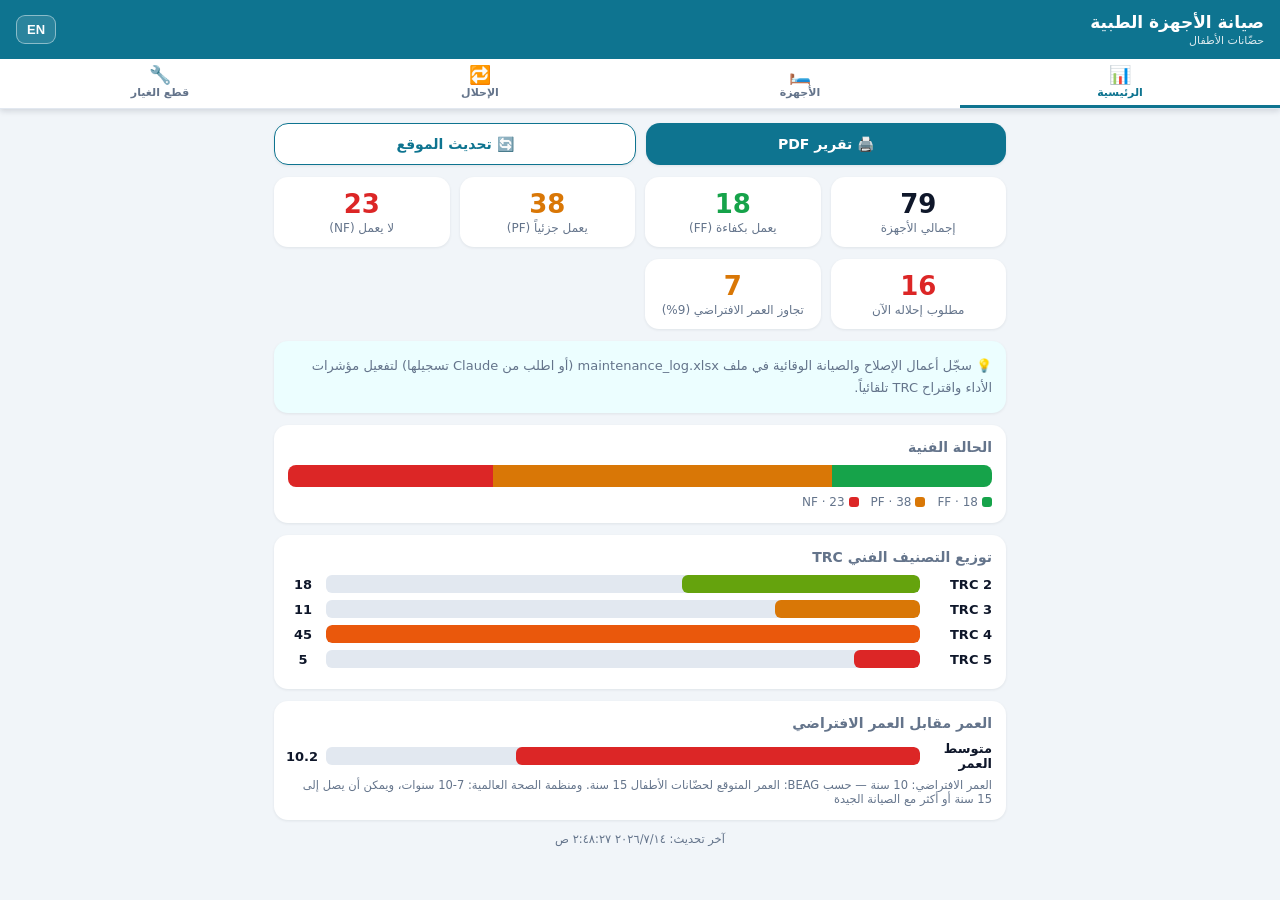
<file: site/index.html>
<!DOCTYPE html>
<html lang="ar" dir="rtl">
<head>
<meta charset="UTF-8">
<meta name="viewport" content="width=device-width, initial-scale=1, viewport-fit=cover">
<meta name="theme-color" content="#0e7490">
<title>صيانة الأجهزة الطبية | Medical Equipment Maintenance</title>
<link rel="manifest" href="manifest.json">
<link rel="icon" href="icon.svg" type="image/svg+xml">
<link rel="apple-touch-icon" href="icon.svg">
<link rel="stylesheet" href="style.css">
</head>
<body>
<div class="appbar">
  <header class="topbar">
    <div class="topbar-title">
      <h1 id="app-title">صيانة الأجهزة الطبية</h1>
      <div id="subtitle" class="subtitle"></div>
    </div>
    <select id="category-select" class="category-select" hidden></select>
    <button id="lang-toggle" class="lang-btn" aria-label="Switch language">EN</button>
  </header>
  <nav class="tabbar">
    <button class="tab active" data-view="dashboard"><span class="tab-icon">📊</span><span class="tab-label" data-i18n="tab_dashboard"></span></button>
    <button class="tab" data-view="devices"><span class="tab-icon">🛏️</span><span class="tab-label" data-i18n="tab_devices"></span></button>
    <button class="tab" data-view="plan"><span class="tab-icon">🔁</span><span class="tab-label" data-i18n="tab_plan"></span></button>
    <button class="tab" data-view="parts"><span class="tab-icon">🔧</span><span class="tab-label" data-i18n="tab_parts"></span></button>
  </nav>
</div>

<main id="view" class="view"></main>

<div id="modal" class="modal" hidden>
  <div class="modal-card" id="modal-card"></div>
</div>

<div id="report"></div>

<script src="app.js"></script>
</body>
</html>
</file>
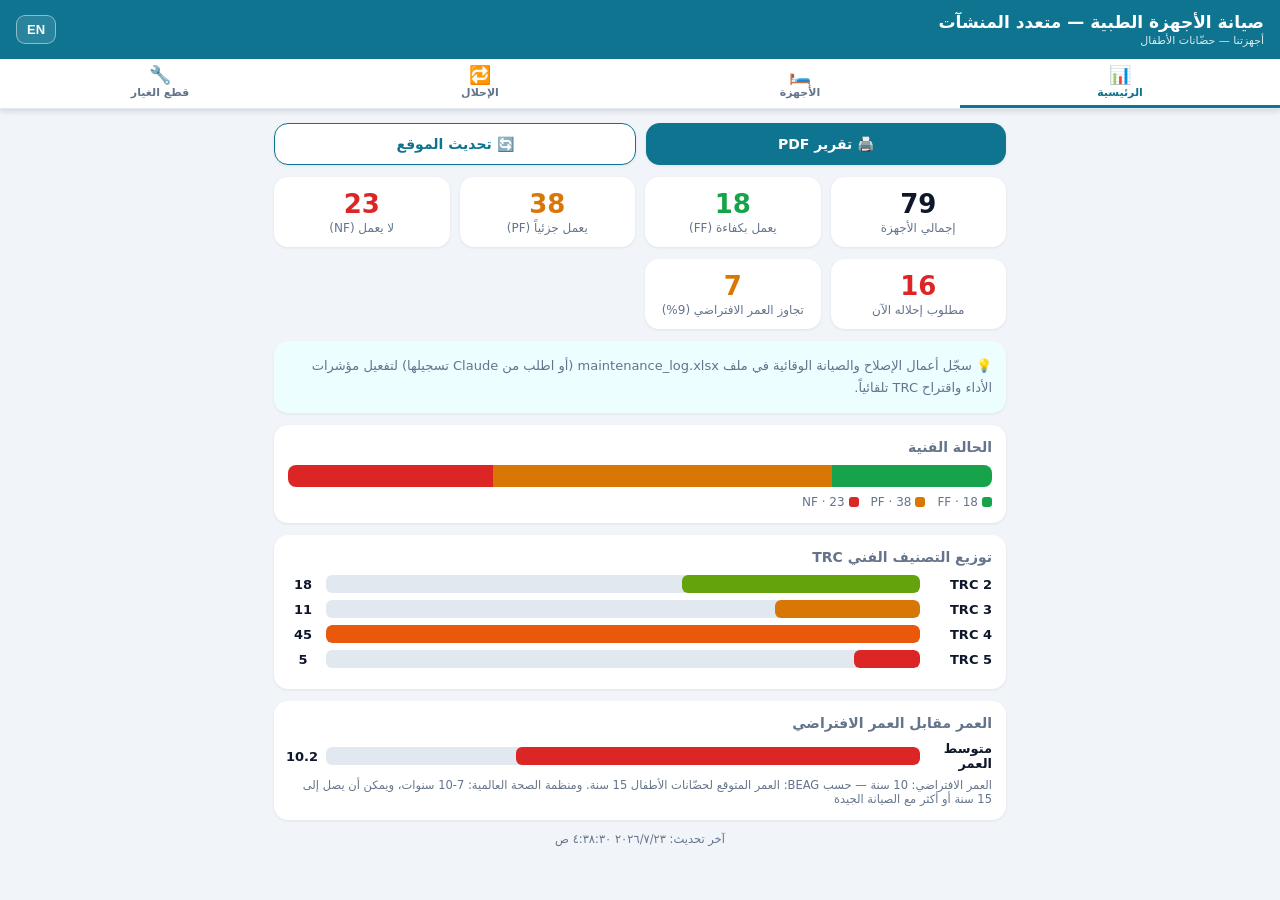
<file: multi-facility-dashboard/site/index.html>
<!DOCTYPE html>
<html lang="ar" dir="rtl">
<head>
<meta charset="UTF-8">
<meta name="viewport" content="width=device-width, initial-scale=1, viewport-fit=cover">
<meta name="theme-color" content="#0e7490">
<title>صيانة الأجهزة الطبية | Multi-Facility Dashboard</title>
<link rel="manifest" href="manifest.json">
<link rel="icon" href="icon.svg" type="image/svg+xml">
<link rel="apple-touch-icon" href="icon.svg">
<link rel="stylesheet" href="style.css">
</head>
<body>
<div class="appbar">
  <header class="topbar">
    <div class="topbar-title">
      <h1 id="app-title">صيانة الأجهزة الطبية</h1>
      <div id="subtitle" class="subtitle"></div>
    </div>
    <select id="facility-select" class="category-select" hidden></select>
    <select id="category-select" class="category-select" hidden></select>
    <button id="lang-toggle" class="lang-btn" aria-label="Switch language">EN</button>
  </header>
  <nav class="tabbar">
    <button class="tab active" data-view="dashboard"><span class="tab-icon">📊</span><span class="tab-label" data-i18n="tab_dashboard"></span></button>
    <button class="tab" data-view="devices"><span class="tab-icon">🛏️</span><span class="tab-label" data-i18n="tab_devices"></span></button>
    <button class="tab" data-view="plan"><span class="tab-icon">🔁</span><span class="tab-label" data-i18n="tab_plan"></span></button>
    <button class="tab" data-view="parts"><span class="tab-icon">🔧</span><span class="tab-label" data-i18n="tab_parts"></span></button>
  </nav>
</div>

<main id="view" class="view"></main>

<div id="modal" class="modal" hidden>
  <div class="modal-card" id="modal-card"></div>
</div>

<div id="report"></div>

<script src="app.js"></script>
</body>
</html>
</file>
<file: site/style.css>
:root {
  --bg: #f1f5f9;
  --card: #ffffff;
  --ink: #0f172a;
  --muted: #64748b;
  --line: #e2e8f0;
  --accent: #0e7490;
  --accent-soft: #ecfeff;
  --ok: #16a34a;
  --ok-soft: #f0fdf4;
  --warn: #d97706;
  --warn-soft: #fffbeb;
  --bad: #dc2626;
  --bad-soft: #fef2f2;
  --plan: #ea580c;
  --radius: 14px;
  --shadow: 0 1px 3px rgba(15, 23, 42, .08);
}

* { box-sizing: border-box; margin: 0; padding: 0; }

html { -webkit-text-size-adjust: 100%; }

body {
  font-family: "Segoe UI", Tahoma, system-ui, -apple-system, "Noto Sans Arabic", sans-serif;
  background: var(--bg);
  color: var(--ink);
  min-height: 100dvh;
}

/* ---------- app bar (header + tabs, sticky at top) ---------- */
.appbar {
  position: sticky; top: 0; z-index: 20;
  box-shadow: 0 2px 6px rgba(15, 23, 42, .15);
}
.topbar {
  display: flex; align-items: center; gap: 10px;
  padding: 12px 16px;
  padding-top: calc(12px + env(safe-area-inset-top));
  background: var(--accent);
  color: #fff;
}
.topbar-title { flex: 1; min-width: 0; }
.topbar h1 { font-size: 17px; font-weight: 700; white-space: nowrap; overflow: hidden; text-overflow: ellipsis; }
.subtitle { font-size: 11px; opacity: .85; margin-top: 2px; }
.lang-btn, .category-select {
  border: 1px solid rgba(255,255,255,.45);
  background: rgba(255,255,255,.12);
  color: #fff; border-radius: 9px;
  padding: 6px 10px; font-size: 13px; font-weight: 600;
  cursor: pointer;
}
.category-select { max-width: 40vw; }
.category-select option { color: var(--ink); }

/* ---------- layout ---------- */
.view {
  padding: 14px 14px calc(24px + env(safe-area-inset-bottom));
  max-width: 760px; margin: 0 auto;
}

.card {
  background: var(--card); border-radius: var(--radius);
  box-shadow: var(--shadow); padding: 14px; margin-bottom: 12px;
}
.card h2 { font-size: 14px; color: var(--muted); font-weight: 600; margin-bottom: 10px; }

/* ---------- KPI grid ---------- */
.kpi-grid { display: grid; grid-template-columns: repeat(2, 1fr); gap: 10px; margin-bottom: 12px; }
.kpi {
  background: var(--card); border-radius: var(--radius); box-shadow: var(--shadow);
  padding: 12px; text-align: center;
}
.kpi .num { font-size: 26px; font-weight: 800; }
.kpi .lbl { font-size: 12px; color: var(--muted); margin-top: 2px; }
.kpi.green .num { color: var(--ok); }
.kpi.amber .num { color: var(--warn); }
.kpi.red .num { color: var(--bad); }

/* ---------- bars ---------- */
.bar-row { display: flex; align-items: center; gap: 8px; margin: 7px 0; font-size: 13px; }
.bar-row .bar-label { width: 64px; flex-shrink: 0; font-weight: 600; }
.bar-track { flex: 1; background: var(--line); border-radius: 6px; height: 18px; overflow: hidden; }
.bar-fill { height: 100%; border-radius: 6px; min-width: 2px; }
.bar-row .bar-num { width: 30px; text-align: center; font-weight: 700; flex-shrink: 0; }

.stacked { display: flex; height: 22px; border-radius: 8px; overflow: hidden; margin-bottom: 8px; }
.stacked > div { height: 100%; }
.legend { display: flex; flex-wrap: wrap; gap: 12px; font-size: 12px; color: var(--muted); }
.legend .dot { display: inline-block; width: 10px; height: 10px; border-radius: 3px; margin-inline-end: 4px; vertical-align: -1px; }

/* ---------- badges ---------- */
.badge {
  display: inline-block; padding: 2px 9px; border-radius: 99px;
  font-size: 11.5px; font-weight: 700; white-space: nowrap;
}
.badge.FF { background: var(--ok-soft); color: var(--ok); }
.badge.PF { background: var(--warn-soft); color: var(--warn); }
.badge.NF { background: var(--bad-soft); color: var(--bad); }
.badge.trc { background: var(--accent-soft); color: var(--accent); }
.badge.replace_now { background: var(--bad-soft); color: var(--bad); }
.badge.plan_replacement { background: #fff7ed; color: var(--plan); }
.badge.monitor { background: var(--warn-soft); color: var(--warn); }
.badge.ok { background: var(--ok-soft); color: var(--ok); }

/* ---------- device list ---------- */
.searchbox {
  width: 100%; padding: 11px 14px; font-size: 15px;
  border: 1px solid var(--line); border-radius: var(--radius);
  background: var(--card); margin-bottom: 10px;
}
.filters { display: flex; gap: 8px; overflow-x: auto; padding-bottom: 8px; margin-bottom: 6px; }
.chip {
  border: 1px solid var(--line); background: var(--card);
  border-radius: 99px; padding: 6px 13px; font-size: 13px;
  white-space: nowrap; cursor: pointer; color: var(--muted); font-weight: 600;
}
.chip.active { background: var(--accent); border-color: var(--accent); color: #fff; }

.device-row {
  display: flex; align-items: center; gap: 12px;
  background: var(--card); border-radius: var(--radius);
  box-shadow: var(--shadow); padding: 12px 14px; margin-bottom: 8px;
  cursor: pointer; border: none; width: 100%; text-align: inherit; font: inherit; color: inherit;
}
.device-code {
  width: 46px; height: 46px; border-radius: 12px; flex-shrink: 0;
  display: flex; align-items: center; justify-content: center;
  font-weight: 800; font-size: 14px; background: var(--accent-soft); color: var(--accent);
}
.device-main { flex: 1; min-width: 0; }
.device-main .t1 { font-weight: 700; font-size: 14.5px; }
.device-main .t2 { font-size: 12px; color: var(--muted); margin-top: 2px; white-space: nowrap; overflow: hidden; text-overflow: ellipsis; }
.device-side { display: flex; flex-direction: column; align-items: flex-end; gap: 5px; flex-shrink: 0; }

.empty { text-align: center; color: var(--muted); padding: 30px 0; font-size: 14px; }

/* ---------- plan groups ---------- */
.group-head {
  display: flex; align-items: center; gap: 8px;
  font-size: 14px; font-weight: 800; margin: 16px 2px 8px;
}
.group-head .count { font-size: 12px; color: var(--muted); font-weight: 600; }
.score-pill {
  min-width: 40px; text-align: center; padding: 3px 8px; border-radius: 9px;
  font-weight: 800; font-size: 13px;
}

/* ---------- parts ---------- */
.part-row {
  background: var(--card); border-radius: var(--radius); box-shadow: var(--shadow);
  padding: 12px 14px; margin-bottom: 8px;
}
.part-top { display: flex; align-items: center; justify-content: space-between; gap: 10px; }
.part-name { font-weight: 700; font-size: 14.5px; }
.part-qty { font-size: 18px; font-weight: 800; color: var(--accent); white-space: nowrap; }
.part-devices { font-size: 12px; color: var(--muted); margin-top: 6px; line-height: 1.7; }
.part-devices .codechip {
  display: inline-block; background: var(--bg); border-radius: 6px;
  padding: 1px 7px; margin-inline-end: 4px; font-weight: 600;
}

/* ---------- TRC reference ---------- */
.trc-block { border-inline-start: 4px solid var(--accent); padding-inline-start: 10px; margin-bottom: 14px; }
.trc-block .trc-title { font-weight: 800; font-size: 14px; }
.trc-block .trc-verdict { font-size: 12.5px; color: var(--accent); font-weight: 700; margin: 2px 0 5px; }
.trc-block ul { padding-inline-start: 18px; font-size: 13px; color: var(--ink); }
.trc-block li { margin: 3px 0; line-height: 1.55; }

details.ref summary { cursor: pointer; font-weight: 700; font-size: 14px; color: var(--accent); padding: 4px 0; }

/* ---------- modal ---------- */
.modal {
  position: fixed; inset: 0; z-index: 50;
  background: rgba(15, 23, 42, .55);
  display: flex; align-items: flex-end; justify-content: center;
}
.modal[hidden] { display: none; }
.modal-card {
  background: var(--card); width: 100%; max-width: 760px;
  border-radius: 20px 20px 0 0; padding: 18px 18px calc(20px + env(safe-area-inset-bottom));
  max-height: 86dvh; overflow-y: auto;
}
.modal-head { display: flex; align-items: flex-start; gap: 12px; margin-bottom: 12px; }
.modal-head .device-code { width: 54px; height: 54px; font-size: 16px; }
.modal-head .m-title { flex: 1; }
.modal-head .m-title .t1 { font-size: 17px; font-weight: 800; }
.modal-head .m-title .t2 { font-size: 13px; color: var(--muted); margin-top: 2px; }
.modal-close {
  border: none; background: var(--bg); color: var(--muted);
  width: 34px; height: 34px; border-radius: 99px; font-size: 16px; cursor: pointer; flex-shrink: 0;
}
.spec-grid { display: grid; grid-template-columns: 1fr 1fr; gap: 8px 14px; margin-bottom: 14px; }
.spec .k { font-size: 11.5px; color: var(--muted); }
.spec .v { font-size: 14px; font-weight: 700; margin-top: 1px; }
.fault-list { list-style: none; }
.fault-list li {
  background: var(--bad-soft); color: #7f1d1d; border-radius: 9px;
  padding: 8px 12px; margin-bottom: 6px; font-size: 13.5px; line-height: 1.5;
}
.fault-list li.ok-line { background: var(--ok-soft); color: #14532d; }
.reason {
  background: var(--accent-soft); border-radius: 10px; padding: 10px 12px;
  font-size: 13px; line-height: 1.6; margin-top: 10px;
}
.lifebar { background: var(--line); height: 10px; border-radius: 6px; overflow: hidden; margin: 6px 0 4px; }
.lifebar > div { height: 100%; border-radius: 6px; }
.life-note { font-size: 11.5px; color: var(--muted); }

/* ---------- tab bar (top, persistent) ---------- */
.tabbar {
  display: flex; background: var(--card);
  border-bottom: 1px solid var(--line);
}
.tab {
  flex: 1; border: none; background: none; cursor: pointer;
  display: flex; flex-direction: column; align-items: center; gap: 2px;
  padding: 7px 0 6px; color: var(--muted); font: inherit;
  border-bottom: 3px solid transparent;
}
.tab .tab-icon { font-size: 18px; line-height: 1; }
.tab .tab-label { font-size: 11px; font-weight: 600; }
.tab.active { color: var(--accent); border-bottom-color: var(--accent); }

.updated { text-align: center; font-size: 11.5px; color: var(--muted); margin-top: 4px; }

/* ---------- dashboard actions + maintenance card ---------- */
.action-row { display: flex; gap: 10px; margin-bottom: 12px; }
.action-btn {
  flex: 1; display: flex; align-items: center; justify-content: center; gap: 6px;
  background: var(--accent); color: #fff; border: none; border-radius: var(--radius);
  padding: 12px; font-size: 14px; font-weight: 700; cursor: pointer;
  text-decoration: none; box-shadow: var(--shadow); font-family: inherit;
}
.action-btn.ghost { background: var(--card); color: var(--accent); border: 1.5px solid var(--accent); }

.mini-grid { display: grid; grid-template-columns: repeat(3, 1fr); gap: 10px; }
.mini { text-align: center; }
.mini .num { font-size: 20px; font-weight: 800; }
.mini .lbl { font-size: 11px; color: var(--muted); margin-top: 2px; }
.card.hint { font-size: 13px; color: var(--muted); line-height: 1.7; background: var(--accent-soft); }

.event-list { list-style: none; margin-top: 8px; }
.event-list li {
  font-size: 13px; padding: 7px 0; border-bottom: 1px solid var(--line); line-height: 1.6;
}
.event-list .ev-date { color: var(--muted); font-size: 12px; margin: 0 6px; }

/* ---------- printable report ---------- */
#report { display: none; }
.rep-table { width: 100%; border-collapse: collapse; margin: 8px 0 16px; font-size: 12.5px; }
.rep-table th, .rep-table td { border: 1px solid #94a3b8; padding: 5px 8px; text-align: start; }
.rep-table th { background: #e2e8f0; }
.rep-meta { color: #475569; font-size: 12px; margin: 6px 0 14px; }
#report h1 { font-size: 20px; margin-bottom: 4px; }
#report h2 { font-size: 15px; margin: 18px 0 4px; border-bottom: 2px solid #0e7490; padding-bottom: 3px; }
#report h3 { font-size: 13.5px; margin: 10px 0 4px; }

@media print {
  .appbar, .topbar, .tabbar, .view, .modal { display: none !important; }
  body { background: #fff; }
  #report { display: block; padding: 10px; }
}

@media (min-width: 600px) {
  .kpi-grid { grid-template-columns: repeat(4, 1fr); }
}
</file>
<file: multi-facility-dashboard/site/style.css>
:root {
  --bg: #f1f5f9;
  --card: #ffffff;
  --ink: #0f172a;
  --muted: #64748b;
  --line: #e2e8f0;
  --accent: #0e7490;
  --accent-soft: #ecfeff;
  --ok: #16a34a;
  --ok-soft: #f0fdf4;
  --warn: #d97706;
  --warn-soft: #fffbeb;
  --bad: #dc2626;
  --bad-soft: #fef2f2;
  --plan: #ea580c;
  --radius: 14px;
  --shadow: 0 1px 3px rgba(15, 23, 42, .08);
}

* { box-sizing: border-box; margin: 0; padding: 0; }

html { -webkit-text-size-adjust: 100%; }

body {
  font-family: "Segoe UI", Tahoma, system-ui, -apple-system, "Noto Sans Arabic", sans-serif;
  background: var(--bg);
  color: var(--ink);
  min-height: 100dvh;
}

/* ---------- app bar (header + tabs, sticky at top) ---------- */
.appbar {
  position: sticky; top: 0; z-index: 20;
  box-shadow: 0 2px 6px rgba(15, 23, 42, .15);
}
.topbar {
  display: flex; align-items: center; gap: 10px;
  padding: 12px 16px;
  padding-top: calc(12px + env(safe-area-inset-top));
  background: var(--accent);
  color: #fff;
}
.topbar-title { flex: 1; min-width: 0; }
.topbar h1 { font-size: 17px; font-weight: 700; white-space: nowrap; overflow: hidden; text-overflow: ellipsis; }
.subtitle { font-size: 11px; opacity: .85; margin-top: 2px; }
.lang-btn, .category-select {
  border: 1px solid rgba(255,255,255,.45);
  background: rgba(255,255,255,.12);
  color: #fff; border-radius: 9px;
  padding: 6px 10px; font-size: 13px; font-weight: 600;
  cursor: pointer;
}
.category-select { max-width: 40vw; }
.category-select option { color: var(--ink); }

/* ---------- layout ---------- */
.view {
  padding: 14px 14px calc(24px + env(safe-area-inset-bottom));
  max-width: 760px; margin: 0 auto;
}

.card {
  background: var(--card); border-radius: var(--radius);
  box-shadow: var(--shadow); padding: 14px; margin-bottom: 12px;
}
.card h2 { font-size: 14px; color: var(--muted); font-weight: 600; margin-bottom: 10px; }

/* ---------- KPI grid ---------- */
.kpi-grid { display: grid; grid-template-columns: repeat(2, 1fr); gap: 10px; margin-bottom: 12px; }
.kpi {
  background: var(--card); border-radius: var(--radius); box-shadow: var(--shadow);
  padding: 12px; text-align: center;
}
.kpi .num { font-size: 26px; font-weight: 800; }
.kpi .lbl { font-size: 12px; color: var(--muted); margin-top: 2px; }
.kpi.green .num { color: var(--ok); }
.kpi.amber .num { color: var(--warn); }
.kpi.red .num { color: var(--bad); }

/* ---------- bars ---------- */
.bar-row { display: flex; align-items: center; gap: 8px; margin: 7px 0; font-size: 13px; }
.bar-row .bar-label { width: 64px; flex-shrink: 0; font-weight: 600; }
.bar-track { flex: 1; background: var(--line); border-radius: 6px; height: 18px; overflow: hidden; }
.bar-fill { height: 100%; border-radius: 6px; min-width: 2px; }
.bar-row .bar-num { width: 30px; text-align: center; font-weight: 700; flex-shrink: 0; }

.stacked { display: flex; height: 22px; border-radius: 8px; overflow: hidden; margin-bottom: 8px; }
.stacked > div { height: 100%; }
.legend { display: flex; flex-wrap: wrap; gap: 12px; font-size: 12px; color: var(--muted); }
.legend .dot { display: inline-block; width: 10px; height: 10px; border-radius: 3px; margin-inline-end: 4px; vertical-align: -1px; }

/* ---------- badges ---------- */
.badge {
  display: inline-block; padding: 2px 9px; border-radius: 99px;
  font-size: 11.5px; font-weight: 700; white-space: nowrap;
}
.badge.FF { background: var(--ok-soft); color: var(--ok); }
.badge.PF { background: var(--warn-soft); color: var(--warn); }
.badge.NF { background: var(--bad-soft); color: var(--bad); }
.badge.trc { background: var(--accent-soft); color: var(--accent); }
.badge.replace_now { background: var(--bad-soft); color: var(--bad); }
.badge.plan_replacement { background: #fff7ed; color: var(--plan); }
.badge.monitor { background: var(--warn-soft); color: var(--warn); }
.badge.ok { background: var(--ok-soft); color: var(--ok); }

/* ---------- device list ---------- */
.searchbox {
  width: 100%; padding: 11px 14px; font-size: 15px;
  border: 1px solid var(--line); border-radius: var(--radius);
  background: var(--card); margin-bottom: 10px;
}
.filters { display: flex; gap: 8px; overflow-x: auto; padding-bottom: 8px; margin-bottom: 6px; }
.chip {
  border: 1px solid var(--line); background: var(--card);
  border-radius: 99px; padding: 6px 13px; font-size: 13px;
  white-space: nowrap; cursor: pointer; color: var(--muted); font-weight: 600;
}
.chip.active { background: var(--accent); border-color: var(--accent); color: #fff; }

.device-row {
  display: flex; align-items: center; gap: 12px;
  background: var(--card); border-radius: var(--radius);
  box-shadow: var(--shadow); padding: 12px 14px; margin-bottom: 8px;
  cursor: pointer; border: none; width: 100%; text-align: inherit; font: inherit; color: inherit;
}
.device-code {
  width: 46px; height: 46px; border-radius: 12px; flex-shrink: 0;
  display: flex; align-items: center; justify-content: center;
  font-weight: 800; font-size: 14px; background: var(--accent-soft); color: var(--accent);
}
.device-main { flex: 1; min-width: 0; }
.device-main .t1 { font-weight: 700; font-size: 14.5px; }
.device-main .t2 { font-size: 12px; color: var(--muted); margin-top: 2px; white-space: nowrap; overflow: hidden; text-overflow: ellipsis; }
.device-side { display: flex; flex-direction: column; align-items: flex-end; gap: 5px; flex-shrink: 0; }

.empty { text-align: center; color: var(--muted); padding: 30px 0; font-size: 14px; }

/* ---------- plan groups ---------- */
.group-head {
  display: flex; align-items: center; gap: 8px;
  font-size: 14px; font-weight: 800; margin: 16px 2px 8px;
}
.group-head .count { font-size: 12px; color: var(--muted); font-weight: 600; }
.score-pill {
  min-width: 40px; text-align: center; padding: 3px 8px; border-radius: 9px;
  font-weight: 800; font-size: 13px;
}

/* ---------- parts ---------- */
.part-row {
  background: var(--card); border-radius: var(--radius); box-shadow: var(--shadow);
  padding: 12px 14px; margin-bottom: 8px;
}
.part-top { display: flex; align-items: center; justify-content: space-between; gap: 10px; }
.part-name { font-weight: 700; font-size: 14.5px; }
.part-qty { font-size: 18px; font-weight: 800; color: var(--accent); white-space: nowrap; }
.part-devices { font-size: 12px; color: var(--muted); margin-top: 6px; line-height: 1.7; }
.part-devices .codechip {
  display: inline-block; background: var(--bg); border-radius: 6px;
  padding: 1px 7px; margin-inline-end: 4px; font-weight: 600;
}

/* ---------- TRC reference ---------- */
.trc-block { border-inline-start: 4px solid var(--accent); padding-inline-start: 10px; margin-bottom: 14px; }
.trc-block .trc-title { font-weight: 800; font-size: 14px; }
.trc-block .trc-verdict { font-size: 12.5px; color: var(--accent); font-weight: 700; margin: 2px 0 5px; }
.trc-block ul { padding-inline-start: 18px; font-size: 13px; color: var(--ink); }
.trc-block li { margin: 3px 0; line-height: 1.55; }

details.ref summary { cursor: pointer; font-weight: 700; font-size: 14px; color: var(--accent); padding: 4px 0; }

/* ---------- modal ---------- */
.modal {
  position: fixed; inset: 0; z-index: 50;
  background: rgba(15, 23, 42, .55);
  display: flex; align-items: flex-end; justify-content: center;
}
.modal[hidden] { display: none; }
.modal-card {
  background: var(--card); width: 100%; max-width: 760px;
  border-radius: 20px 20px 0 0; padding: 18px 18px calc(20px + env(safe-area-inset-bottom));
  max-height: 86dvh; overflow-y: auto;
}
.modal-head { display: flex; align-items: flex-start; gap: 12px; margin-bottom: 12px; }
.modal-head .device-code { width: 54px; height: 54px; font-size: 16px; }
.modal-head .m-title { flex: 1; }
.modal-head .m-title .t1 { font-size: 17px; font-weight: 800; }
.modal-head .m-title .t2 { font-size: 13px; color: var(--muted); margin-top: 2px; }
.modal-close {
  border: none; background: var(--bg); color: var(--muted);
  width: 34px; height: 34px; border-radius: 99px; font-size: 16px; cursor: pointer; flex-shrink: 0;
}
.spec-grid { display: grid; grid-template-columns: 1fr 1fr; gap: 8px 14px; margin-bottom: 14px; }
.spec .k { font-size: 11.5px; color: var(--muted); }
.spec .v { font-size: 14px; font-weight: 700; margin-top: 1px; }
.fault-list { list-style: none; }
.fault-list li {
  background: var(--bad-soft); color: #7f1d1d; border-radius: 9px;
  padding: 8px 12px; margin-bottom: 6px; font-size: 13.5px; line-height: 1.5;
}
.fault-list li.ok-line { background: var(--ok-soft); color: #14532d; }
.reason {
  background: var(--accent-soft); border-radius: 10px; padding: 10px 12px;
  font-size: 13px; line-height: 1.6; margin-top: 10px;
}
.lifebar { background: var(--line); height: 10px; border-radius: 6px; overflow: hidden; margin: 6px 0 4px; }
.lifebar > div { height: 100%; border-radius: 6px; }
.life-note { font-size: 11.5px; color: var(--muted); }

/* ---------- tab bar (top, persistent) ---------- */
.tabbar {
  display: flex; background: var(--card);
  border-bottom: 1px solid var(--line);
}
.tab {
  flex: 1; border: none; background: none; cursor: pointer;
  display: flex; flex-direction: column; align-items: center; gap: 2px;
  padding: 7px 0 6px; color: var(--muted); font: inherit;
  border-bottom: 3px solid transparent;
}
.tab .tab-icon { font-size: 18px; line-height: 1; }
.tab .tab-label { font-size: 11px; font-weight: 600; }
.tab.active { color: var(--accent); border-bottom-color: var(--accent); }

.updated { text-align: center; font-size: 11.5px; color: var(--muted); margin-top: 4px; }

/* ---------- dashboard actions + maintenance card ---------- */
.action-row { display: flex; gap: 10px; margin-bottom: 12px; }
.action-btn {
  flex: 1; display: flex; align-items: center; justify-content: center; gap: 6px;
  background: var(--accent); color: #fff; border: none; border-radius: var(--radius);
  padding: 12px; font-size: 14px; font-weight: 700; cursor: pointer;
  text-decoration: none; box-shadow: var(--shadow); font-family: inherit;
}
.action-btn.ghost { background: var(--card); color: var(--accent); border: 1.5px solid var(--accent); }

.mini-grid { display: grid; grid-template-columns: repeat(3, 1fr); gap: 10px; }
.mini { text-align: center; }
.mini .num { font-size: 20px; font-weight: 800; }
.mini .lbl { font-size: 11px; color: var(--muted); margin-top: 2px; }
.card.hint { font-size: 13px; color: var(--muted); line-height: 1.7; background: var(--accent-soft); }

.event-list { list-style: none; margin-top: 8px; }
.event-list li {
  font-size: 13px; padding: 7px 0; border-bottom: 1px solid var(--line); line-height: 1.6;
}
.event-list .ev-date { color: var(--muted); font-size: 12px; margin: 0 6px; }

/* ---------- printable report ---------- */
#report { display: none; }
.rep-table { width: 100%; border-collapse: collapse; margin: 8px 0 16px; font-size: 12.5px; }
.rep-table th, .rep-table td { border: 1px solid #94a3b8; padding: 5px 8px; text-align: start; }
.rep-table th { background: #e2e8f0; }
.rep-meta { color: #475569; font-size: 12px; margin: 6px 0 14px; }
#report h1 { font-size: 20px; margin-bottom: 4px; }
#report h2 { font-size: 15px; margin: 18px 0 4px; border-bottom: 2px solid #0e7490; padding-bottom: 3px; }
#report h3 { font-size: 13.5px; margin: 10px 0 4px; }

@media print {
  .appbar, .topbar, .tabbar, .view, .modal { display: none !important; }
  body { background: #fff; }
  #report { display: block; padding: 10px; }
}

@media (min-width: 600px) {
  .kpi-grid { grid-template-columns: repeat(4, 1fr); }
}
</file>
